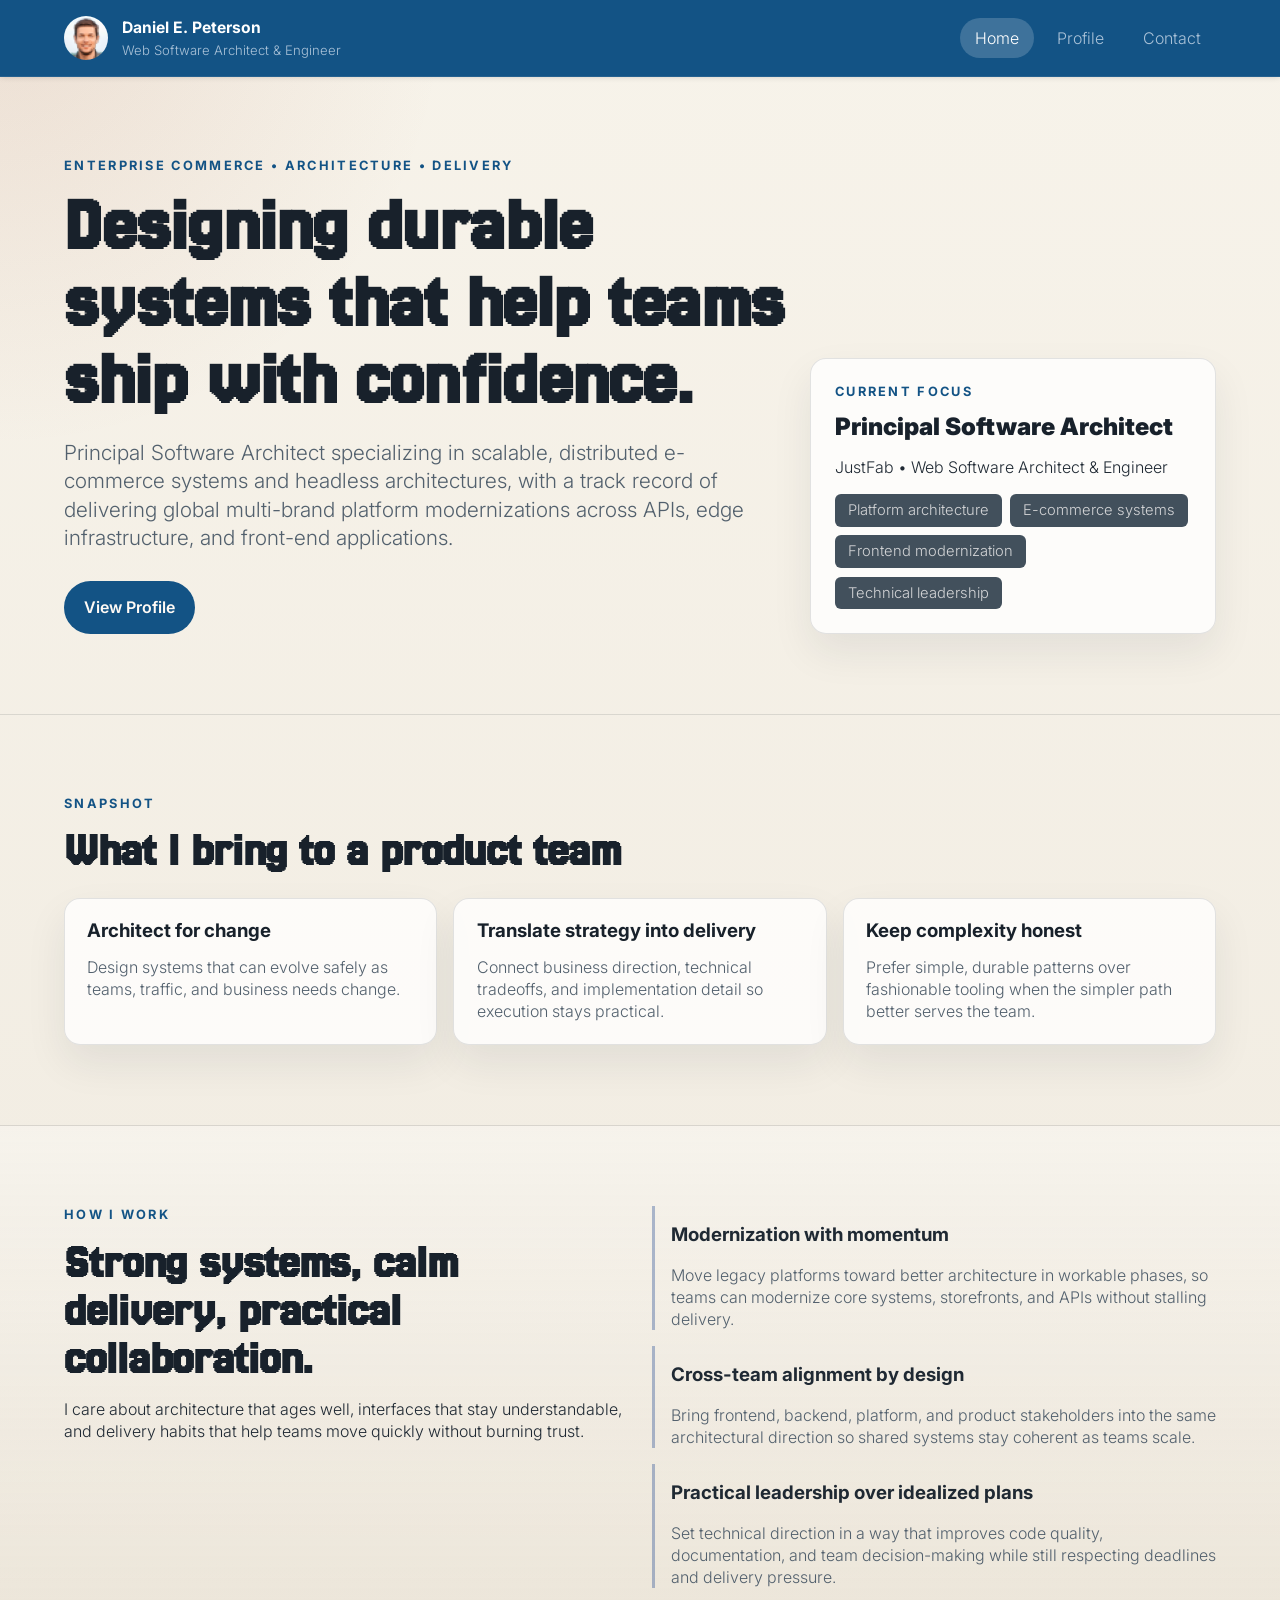
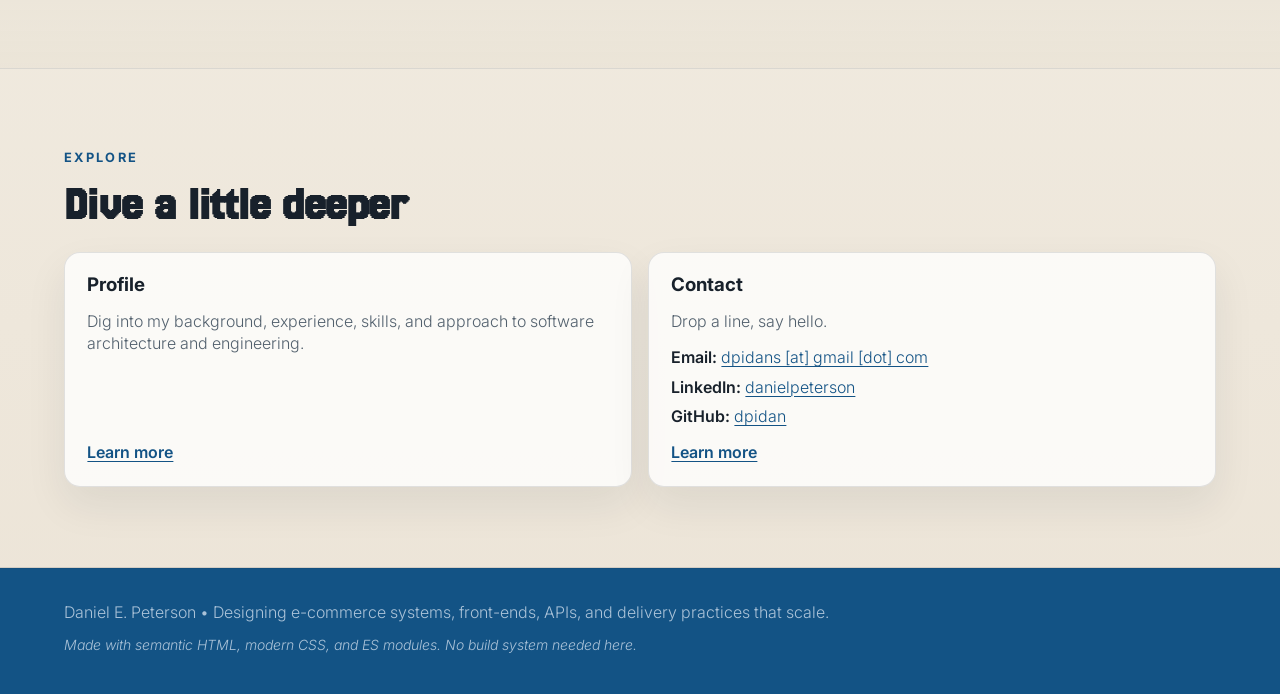
<file: index.html>
<!doctype html>
<html lang="en">
  <head>
    <meta charset="utf-8" />
    <meta
      name="description"
      content="Daniel E. Peterson builds resilient e-commerce platforms, leads web architecture, and ships modern product experiences."
    />
    <meta name="viewport" content="width=device-width, initial-scale=1" />
    <title>Daniel E. Peterson | Web Software Architect & Engineer</title>
    <link rel="preconnect" href="https://fonts.googleapis.com" />
    <link rel="preconnect" href="https://fonts.gstatic.com" crossorigin />
    <link
      href="https://fonts.googleapis.com/css2?family=Inter:ital,opsz,wght@0,14..32,200..500;1,14..32,200..900&family=Jersey+25&display=swap"
      rel="stylesheet"
    />
    <link rel="stylesheet" href="css/style.css?ts=1767055940000" />
    <script type="module" src="js/main.js?ts=1767055940000"></script>
  </head>
  <body data-page="home">
    <div class="site-shell">
      <header class="site-header">
        <div class="container">
          <a
            class="brand"
            href="index.html"
            aria-label="Daniel E. Peterson home"
          >
            <span class="brand-mark"
              ><span class="brand-initials">DP</span></span
            >
            <span class="brand-copy">
              <strong>Daniel E. Peterson</strong>
              <span>Web Software Architect &amp; Engineer</span>
            </span>
          </a>
          <button
            class="nav-toggle"
            type="button"
            aria-expanded="false"
            aria-controls="site-nav"
          >
            Menu
          </button>
          <nav class="site-nav" id="site-nav" aria-label="Primary"></nav>
        </div>
      </header>

      <main>
        <section class="hero">
          <div class="container hero-grid">
            <div class="hero-copy">
              <p class="eyebrow">
                Enterprise Commerce • Architecture • Delivery
              </p>
              <h1>
                Designing durable systems that help teams ship with confidence.
              </h1>
              <p class="lede" id="hero-summary"></p>
              <div class="hero-actions" id="hero-actions"></div>
            </div>
            <aside class="hero-panel">
              <p class="panel-label">Current Focus</p>
              <h2 id="current-role"></h2>
              <p id="current-company"></p>
              <ul class="inline-list" id="focus-areas"></ul>
            </aside>
          </div>
        </section>

        <section class="section">
          <div class="container">
            <div class="section-heading">
              <p class="eyebrow">Snapshot</p>
              <h2>What I bring to a product team</h2>
            </div>
            <div class="card-grid" id="highlights-grid"></div>
          </div>
        </section>

        <section class="section section-alt">
          <div class="container split-grid">
            <div>
              <p class="eyebrow">How I Work</p>
              <h2>Strong systems, calm delivery, practical collaboration.</h2>
              <p>
                I care about architecture that ages well, interfaces that stay
                understandable, and delivery habits that help teams move quickly
                without burning trust.
              </p>
            </div>
            <div class="stack-list" id="principles-list"></div>
          </div>
        </section>

        <section class="section">
          <div class="container">
            <div class="section-heading">
              <p class="eyebrow">Explore</p>
              <h2>Dive a little deeper</h2>
            </div>
            <div class="card-grid card-grid-compact" id="page-links"></div>
          </div>
        </section>
      </main>

      <footer class="site-footer">
        <div class="container footer-content">
          <p>
            <span id="footer-name"></span>
            <span id="footer-tagline"></span>
          </p>
          <p class="footer-meta">
            Made with semantic HTML, modern CSS, and ES modules. No build system
            needed here.
          </p>
        </div>
      </footer>
    </div>
  </body>
</html>
</file>
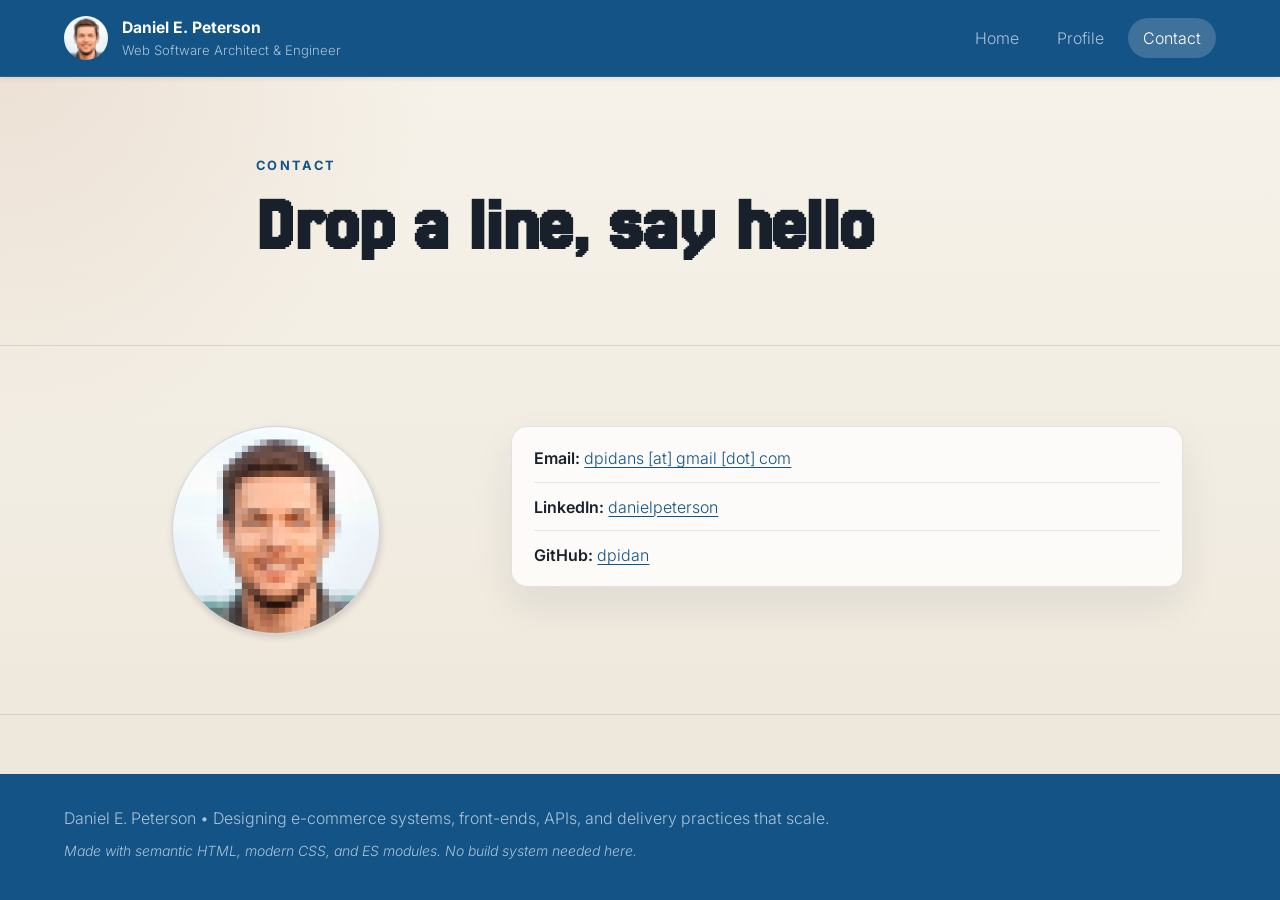
<file: contact.html>
<!doctype html>
<html lang="en">
  <head>
    <meta charset="utf-8" />
    <meta
      name="description"
      content="Contact information for Daniel E. Peterson."
    />
    <meta name="viewport" content="width=device-width, initial-scale=1" />
    <title>Contact | Daniel E. Peterson</title>
    <link rel="preconnect" href="https://fonts.googleapis.com" />
    <link rel="preconnect" href="https://fonts.gstatic.com" crossorigin />
    <link
      href="https://fonts.googleapis.com/css2?family=Inter:ital,opsz,wght@0,14..32,200..500;1,14..32,200..900&family=Jersey+25&display=swap"
      rel="stylesheet"
    />
    <link rel="stylesheet" href="css/style.css?ts=1767055940000" />
    <script type="module" src="js/main.js?ts=1767055940000"></script>
  </head>
  <body data-page="contact">
    <div class="site-shell">
      <header class="site-header">
        <div class="container">
          <a
            class="brand"
            href="index.html"
            aria-label="Daniel E. Peterson home"
          >
            <span class="brand-mark"
              ><span class="brand-initials">DP</span></span
            >
            <span class="brand-copy">
              <strong>Daniel E. Peterson</strong>
              <span>Web Software Architect &amp; Engineer</span>
            </span>
          </a>
          <button
            class="nav-toggle"
            type="button"
            aria-expanded="false"
            aria-controls="site-nav"
          >
            Menu
          </button>
          <nav class="site-nav" id="site-nav" aria-label="Primary"></nav>
        </div>
      </header>

      <main>
        <section class="page-hero">
          <div class="container narrow">
            <p class="eyebrow">Contact</p>
            <h1>Drop a line, say hello</h1>
          </div>
        </section>

        <section class="section">
          <div class="container split-grid contact-layout">
            <div class="contact-photo-col">
              <div class="contact-photo"></div>
            </div>
            <div class="contact-list-wrap" id="contact-grid"></div>
            <!-- <aside class="callout">
              <p class="eyebrow">Am I a Good Fit?</p>
              <p>
                Reach out if you need help with large-scale front-ends, platform
                direction, modern commerce systems, or translating product goals
                into pragmatic technical plans.
              </p>
            </aside> -->
          </div>
        </section>
      </main>

      <footer class="site-footer">
        <div class="container footer-content">
          <p>
            <span id="footer-name"></span>
            <span id="footer-tagline"></span>
          </p>
          <p class="footer-meta">
            Made with semantic HTML, modern CSS, and ES modules. No build system
            needed here.
          </p>
        </div>
      </footer>
    </div>
  </body>
</html>
</file>
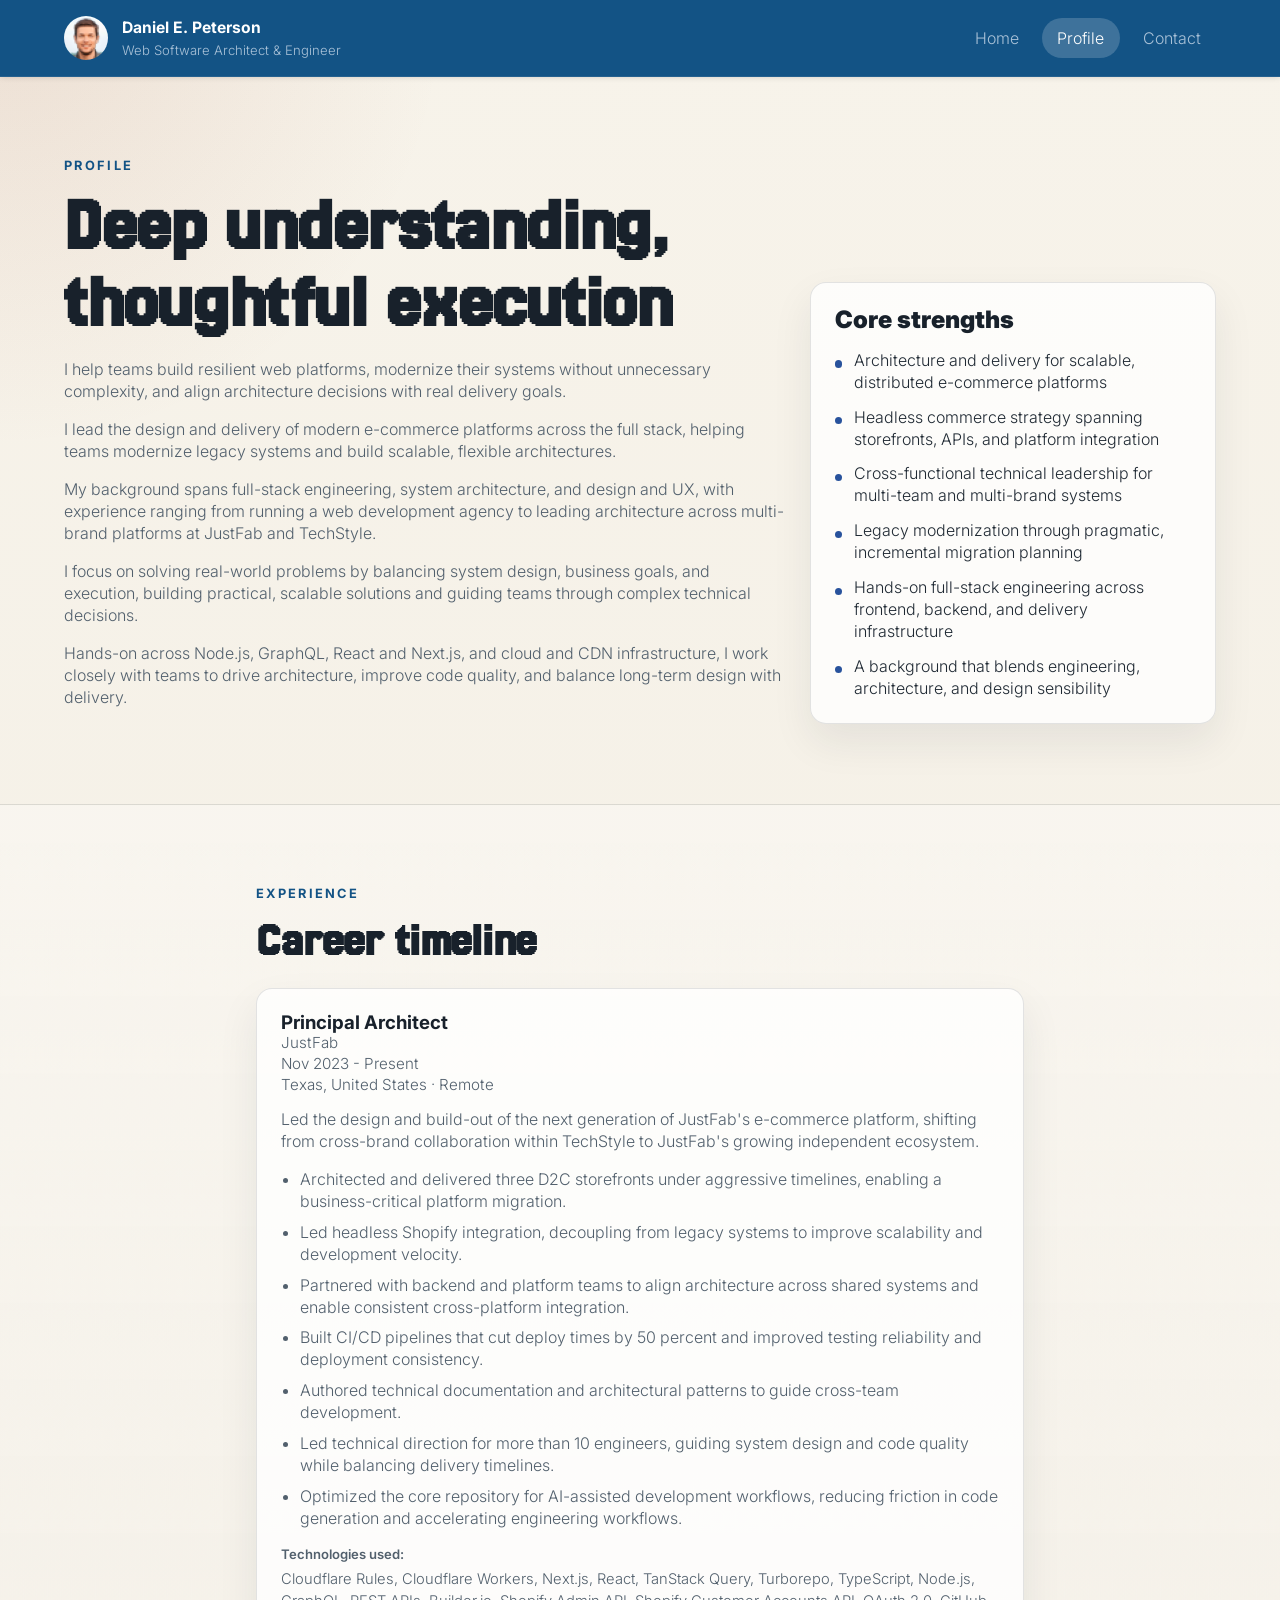
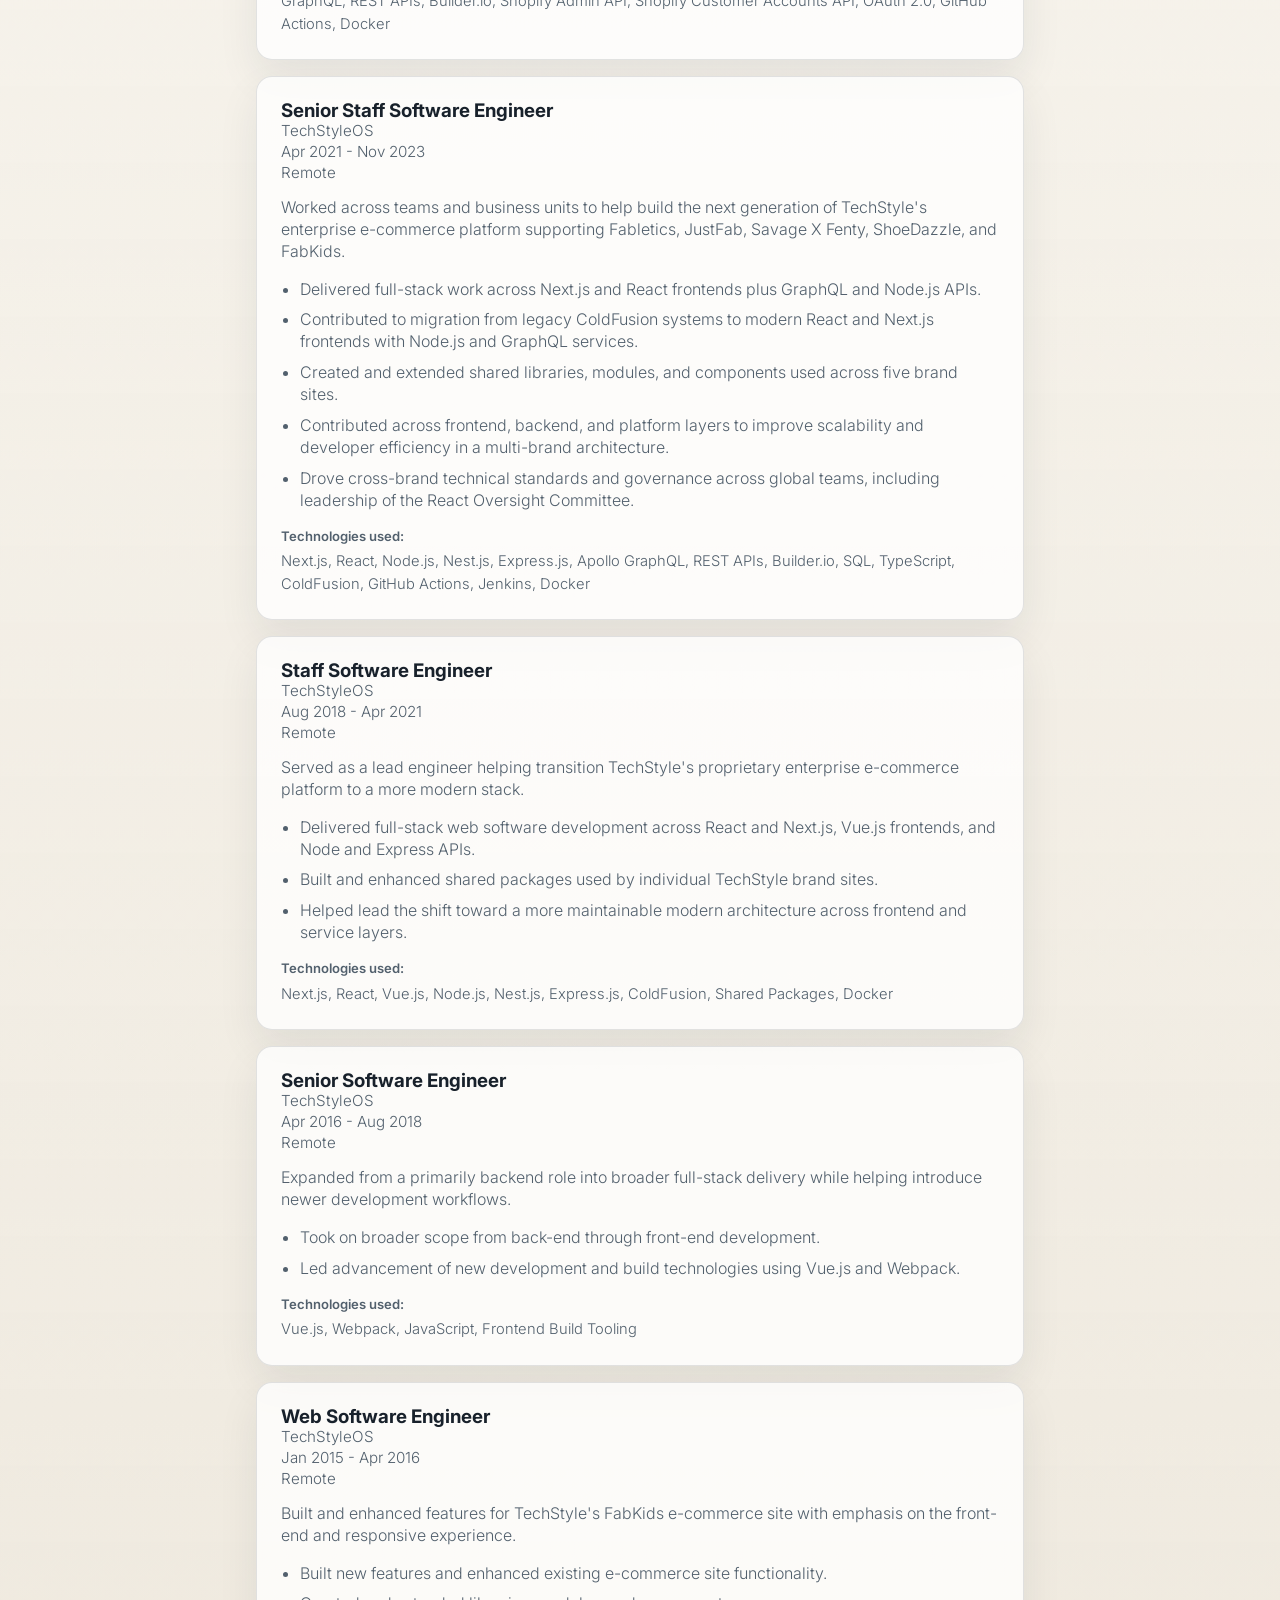
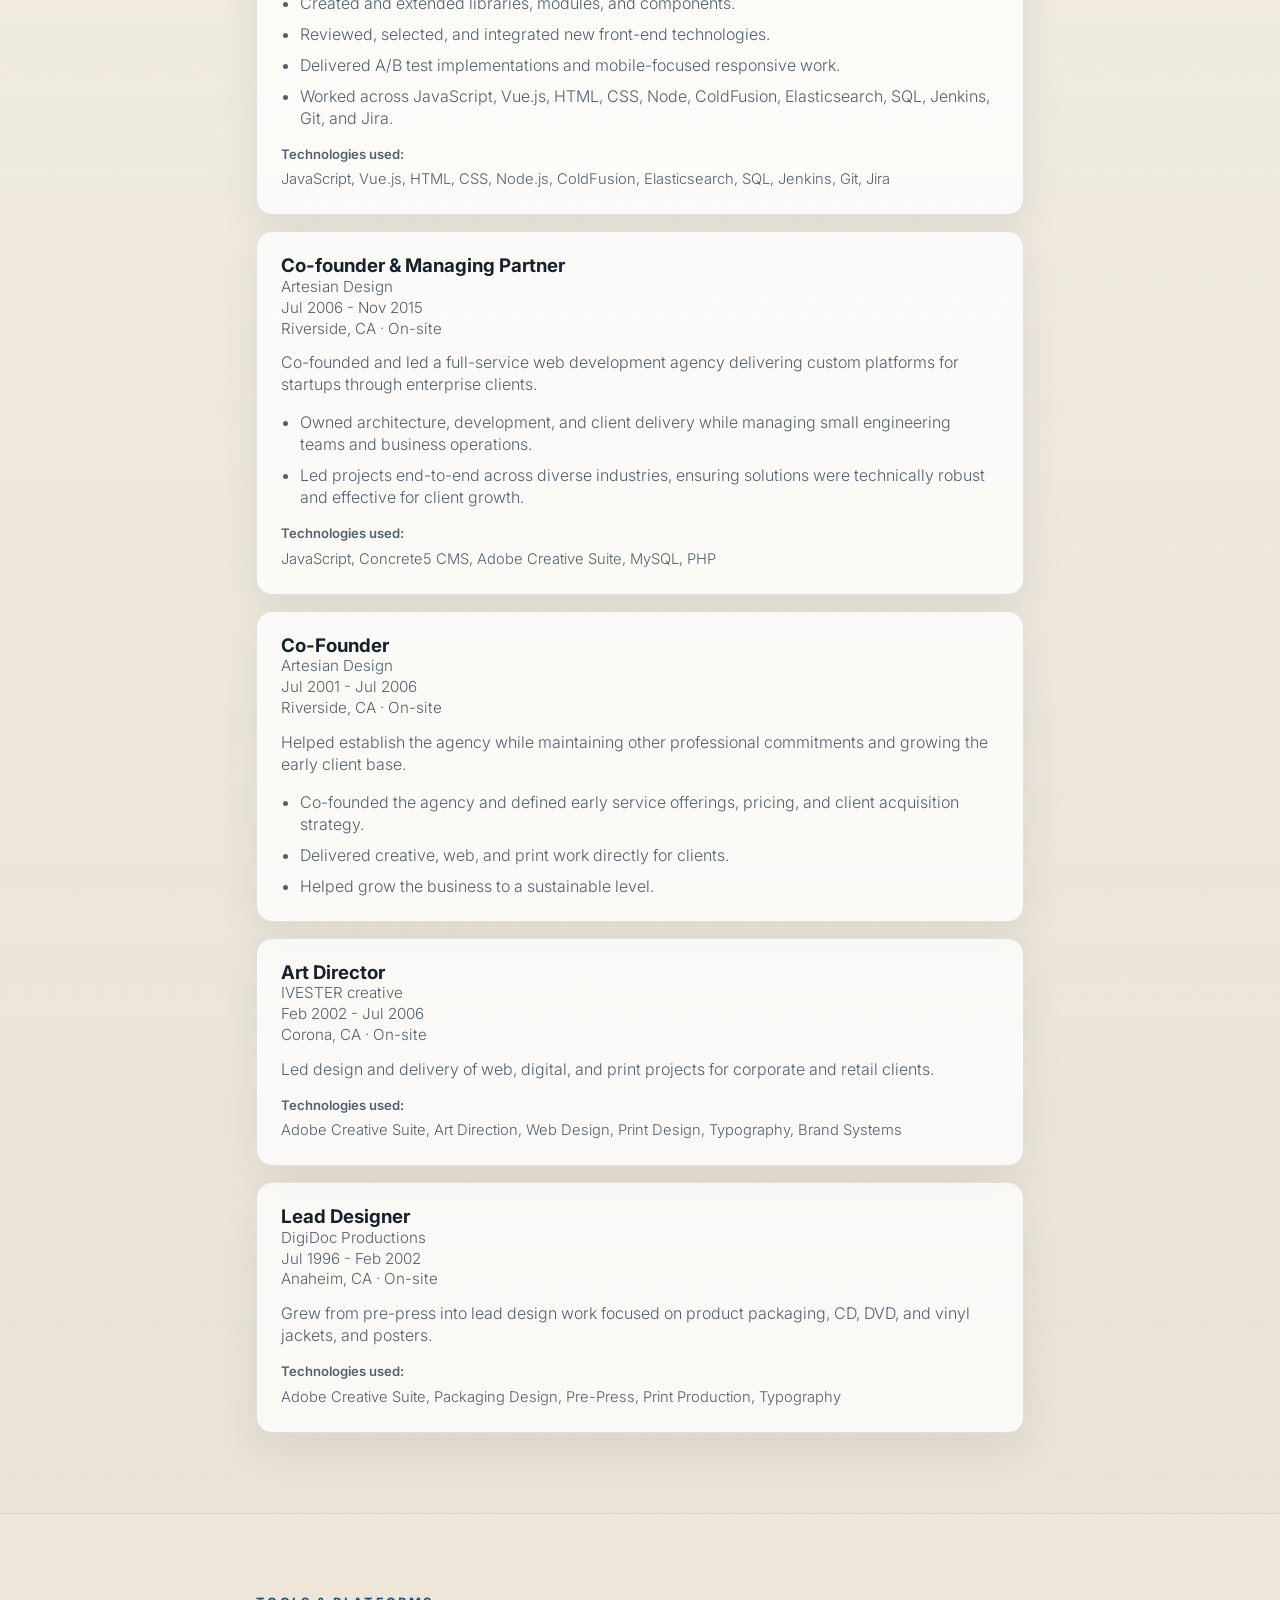
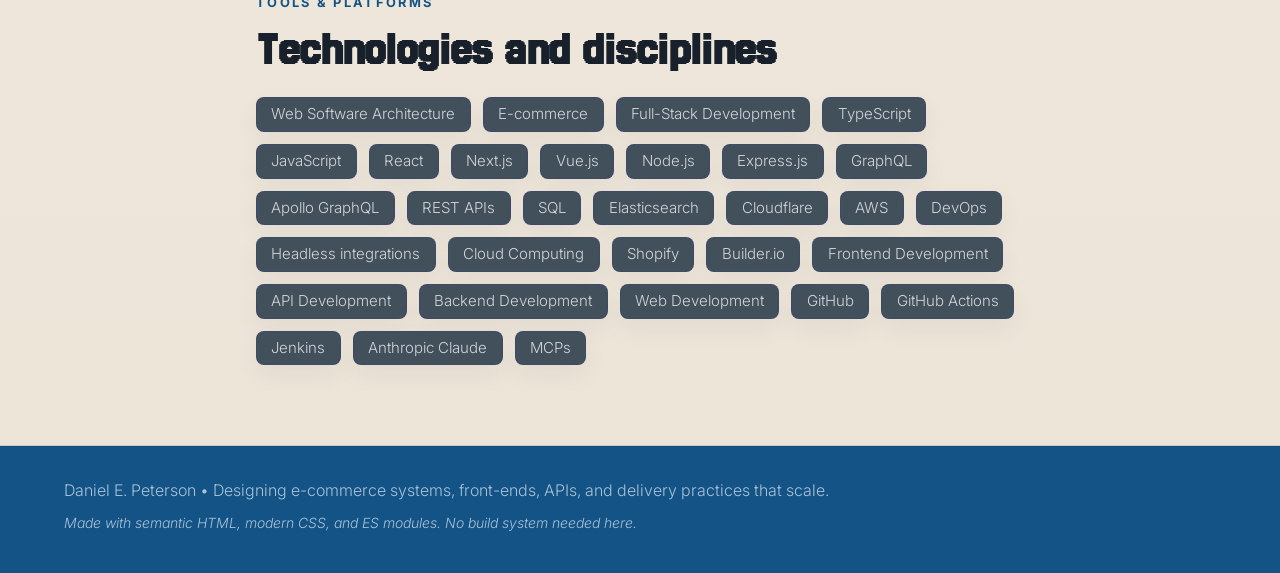
<file: profile.html>
<!doctype html>
<html lang="en">
  <head>
    <meta charset="utf-8" />
    <meta
      name="description"
      content="Detailed work history and profile for Daniel E. Peterson."
    />
    <meta name="viewport" content="width=device-width, initial-scale=1" />
    <title>Profile | Daniel E. Peterson</title>
    <link rel="preconnect" href="https://fonts.googleapis.com" />
    <link rel="preconnect" href="https://fonts.gstatic.com" crossorigin />
    <link
      href="https://fonts.googleapis.com/css2?family=Inter:ital,opsz,wght@0,14..32,200..500;1,14..32,200..900&family=Jersey+25&display=swap"
      rel="stylesheet"
    />
    <link rel="stylesheet" href="css/style.css?ts=1767055940000" />
    <script type="module" src="js/main.js?ts=1767055940000"></script>
  </head>
  <body data-page="profile">
    <div class="site-shell">
      <header class="site-header">
        <div class="container">
          <a
            class="brand"
            href="index.html"
            aria-label="Daniel E. Peterson home"
          >
            <span class="brand-mark"
              ><span class="brand-initials">DP</span></span
            >
            <span class="brand-copy">
              <strong>Daniel E. Peterson</strong>
              <span>Web Software Architect &amp; Engineer</span>
            </span>
          </a>
          <button
            class="nav-toggle"
            type="button"
            aria-expanded="false"
            aria-controls="site-nav"
          >
            Menu
          </button>
          <nav class="site-nav" id="site-nav" aria-label="Primary"></nav>
        </div>
      </header>

      <main>
        <section class="hero">
          <div class="container hero-grid">
            <div class="hero-copy">
              <p class="eyebrow">Profile</p>
              <h1>Deep understanding, thoughtful execution</h1>
              <p class="prose-stack" id="about-copy"></p>
            </div>
            <aside class="hero-panel">
              <h2>Core strengths</h2>
              <ul class="detail-list" id="skills-list"></ul>
            </aside>
          </div>
        </section>

        <section class="section section-alt">
          <div class="container narrow">
            <div class="section-heading">
              <p class="eyebrow">Experience</p>
              <h2>Career timeline</h2>
            </div>
            <div class="timeline" id="timeline"></div>
          </div>
        </section>

        <section class="section">
          <div class="container narrow">
            <div class="section-heading">
              <p class="eyebrow">Tools &amp; Platforms</p>
              <h2>Technologies and disciplines</h2>
            </div>
            <div class="skill-cloud" id="skill-cloud"></div>
          </div>
        </section>
      </main>

      <footer class="site-footer">
        <div class="container footer-content">
          <p>
            <span id="footer-name"></span>
            <span id="footer-tagline"></span>
          </p>
          <p class="footer-meta">
            Made with semantic HTML, modern CSS, and ES modules. No build system
            needed here.
          </p>
        </div>
      </footer>
    </div>
  </body>
</html>
</file>
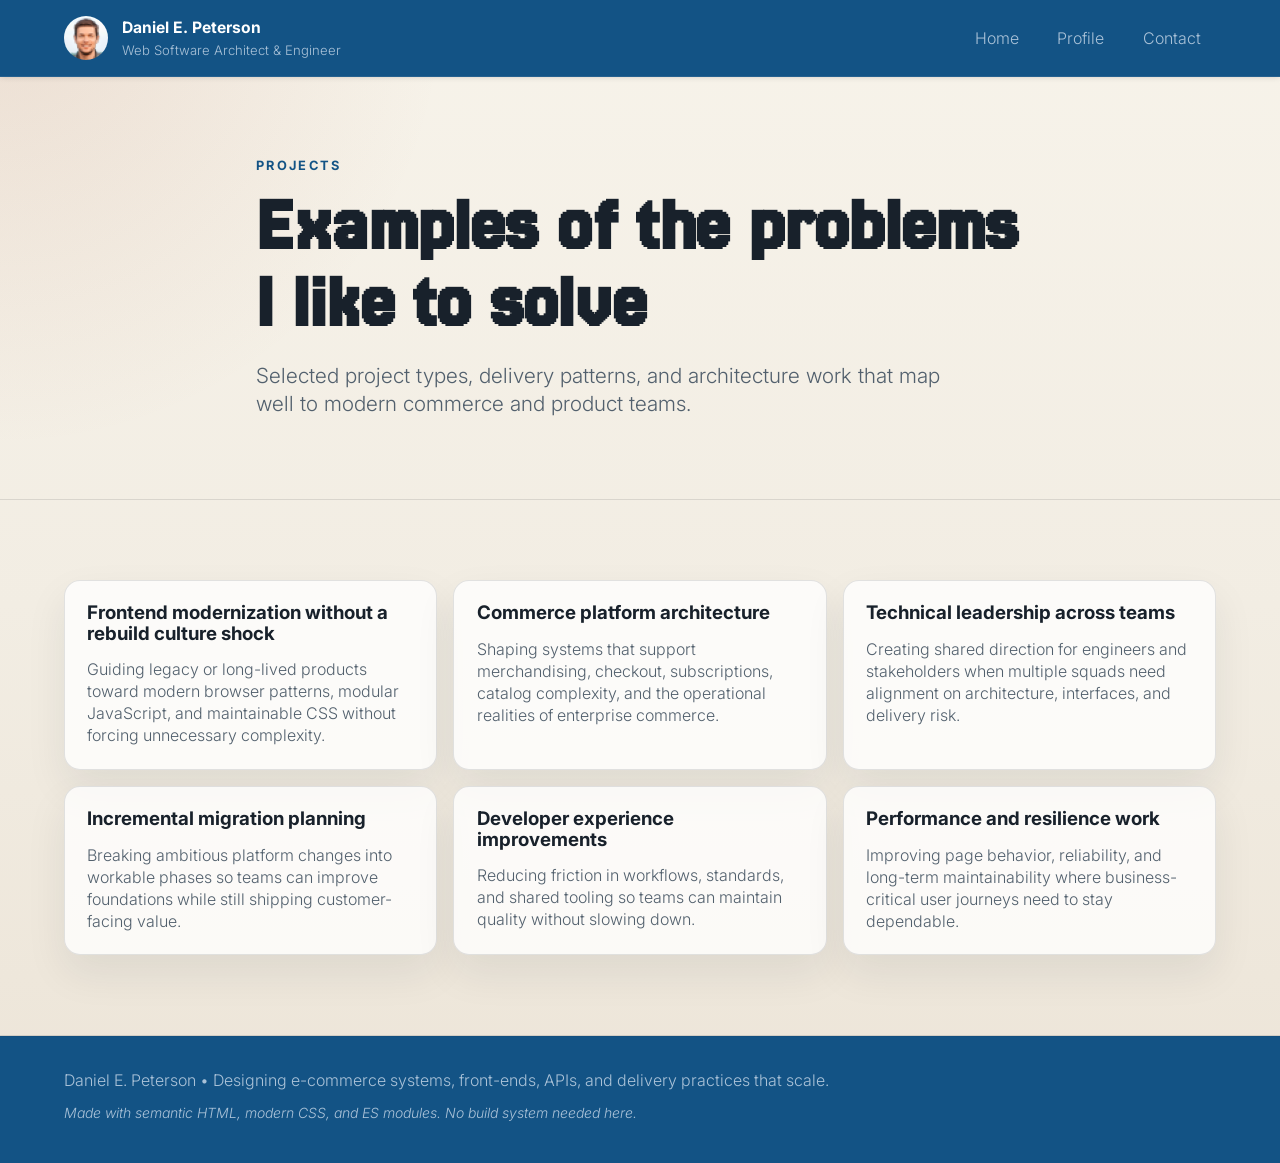
<file: projects.html>
<!doctype html>
<html lang="en">
  <head>
    <meta charset="utf-8" />
    <meta
      name="description"
      content="Project examples and capability areas for Daniel E. Peterson."
    />
    <meta name="viewport" content="width=device-width, initial-scale=1" />
    <title>Projects | Daniel E. Peterson</title>
    <link rel="preconnect" href="https://fonts.googleapis.com" />
    <link rel="preconnect" href="https://fonts.gstatic.com" crossorigin />
    <link
      href="https://fonts.googleapis.com/css2?family=Inter:ital,opsz,wght@0,14..32,200..500;1,14..32,200..900&family=Jersey+25&display=swap"
      rel="stylesheet"
    />
    <link rel="stylesheet" href="css/style.css?ts=1767055940000" />
    <script type="module" src="js/main.js?ts=1767055940000"></script>
  </head>
  <body data-page="projects">
    <div class="site-shell">
      <header class="site-header">
        <div class="container">
          <a
            class="brand"
            href="index.html"
            aria-label="Daniel E. Peterson home"
          >
            <span class="brand-mark"
              ><span class="brand-initials">DP</span></span
            >
            <span class="brand-copy">
              <strong>Daniel E. Peterson</strong>
              <span>Web Software Architect &amp; Engineer</span>
            </span>
          </a>
          <button
            class="nav-toggle"
            type="button"
            aria-expanded="false"
            aria-controls="site-nav"
          >
            Menu
          </button>
          <nav class="site-nav" id="site-nav" aria-label="Primary"></nav>
        </div>
      </header>

      <main>
        <section class="page-hero">
          <div class="container narrow">
            <p class="eyebrow">Projects</p>
            <h1>Examples of the problems I like to solve</h1>
            <p class="lede">
              Selected project types, delivery patterns, and architecture work
              that map well to modern commerce and product teams.
            </p>
          </div>
        </section>

        <section class="section">
          <div class="container">
            <div class="card-grid" id="projects-grid"></div>
          </div>
        </section>
      </main>

      <footer class="site-footer">
        <div class="container footer-content">
          <p>
            <span id="footer-name"></span>
            <span id="footer-tagline"></span>
          </p>
          <p class="footer-meta">
            Made with semantic HTML, modern CSS, and ES modules. No build system
            needed here.
          </p>
        </div>
      </footer>
    </div>
  </body>
</html>
</file>
<file: css/style.css>
:root {
  --bg: #f5f2ea;
  --surface: rgba(255, 255, 255, 0.78);
  --surface-strong: #fffdf8;
  --surface-alt: #e7e0d2;
  --text: #1f2933;
  --text-soft: #52606d;
  --text-reversed: #aac2d8;
  --heading: #18212b;
  --border: rgba(24, 33, 43, 0.12);
  --accent: #28529c;
  --accent-strong: #135385;
  --charcoal: #42505c;
  --charcoal-reversed: #d3d4d6;
  --shadow: 0 18px 40px rgba(31, 41, 51, 0.08);
  --radius: 1rem;
  --radius-sm: 0.75rem;
  --container: min(72rem, calc(100vw - 2rem));
}

*,
*::before,
*::after {
  box-sizing: border-box;
}

html {
  color-scheme: light;
}

body {
  margin: 0;
  min-height: 100vh;
  background:
    radial-gradient(
      circle at top left,
      rgba(160, 78, 44, 0.12),
      transparent 28rem
    ),
    linear-gradient(180deg, #f7f3ea 0%, #f2ede3 52%, #ece4d7 100%);
  color: var(--text);
  font:
    300 1rem/1.375 "Inter",
    "Avenir Next",
    "Geneva",
    "Segoe UI",
    sans-serif;
}

img {
  display: block;
  max-width: 100%;
}

a {
  color: var(--accent-strong);
  text-decoration-thickness: 0.08em;
  text-underline-offset: 0.18em;
}

a:hover,
a:focus-visible {
  color: var(--accent);
}

button,
a {
  transition:
    color 180ms ease,
    background-color 180ms ease,
    border-color 180ms ease,
    transform 180ms ease;
}

h1,
h2 {
  font-weight: 900;
  line-height: 1.0875;
}

h3 {
  font-weight: 700;
  line-height: 1.0875;
}

:focus-visible {
  outline: 3px solid rgba(44, 88, 160, 0.3);
  outline-offset: 3px;
}

.site-shell {
  display: flex;
  min-height: 100vh;
  flex-direction: column;
}

.container {
  width: var(--container);
  margin: 0 auto;
}

.narrow {
  max-width: 48rem;
}

.site-header {
  position: sticky;
  top: 0;
  z-index: 10;
  /* backdrop-filter: blur(16px); */
  background: var(--accent-strong);
  border-bottom: 1px solid rgba(255, 255, 255, 0.08);
  box-shadow: 0 -1px 7px 0 rgba(20, 0, 0, 0.2);
}

.site-header .container {
  display: flex;
  align-items: center;
  justify-content: space-between;
  gap: 1rem;
  padding: 1rem 0;
}

.brand {
  display: inline-flex;
  align-items: center;
  gap: 0.875rem;
  color: inherit;
  text-decoration: none;
}

.brand-mark {
  display: inline-grid;
  width: 2.75rem;
  height: 2.75rem;
  place-items: center;
  border-radius: 999px;
  background: url(../images/daniels-face-pixellated.png);
  background-size: cover;
  color: #fff8f2;
  letter-spacing: 0.08em;
}
.brand-mark .brand-initials {
  visibility: hidden;
}

.brand-copy {
  display: grid;
  gap: 0.1rem;
}

.brand-copy strong {
  font-size: 0.98rem;
  color: #fff;
}

.brand-copy span {
  color: var(--text-reversed);
  font-size: 0.82rem;
}

.nav-toggle {
  display: none;
  border: 1px solid rgba(255, 255, 255, 0.2);
  border-radius: 999px;
  background: rgba(255, 255, 255, 0.12);
  color: #fff;
  padding: 0.65rem 1rem;
  font: inherit;
}

.site-nav {
  display: flex;
  align-items: center;
  gap: 0.5rem;
}

.site-nav a {
  display: inline-flex;
  align-items: center;
  border-radius: 999px;
  color: var(--text-reversed);
  padding: 0.55rem 0.95rem;
  text-decoration: none;
}

.site-nav a:hover,
.site-nav a:focus-visible {
  background: rgba(255, 255, 255, 0.12);
  color: #fff;
}

.site-nav a.is-active {
  background: rgba(255, 255, 255, 0.18);
  color: #fff;
}

main {
  flex: 1;
}

.hero,
.page-hero,
.section {
  padding: clamp(3rem, 8vw, 5rem) 0;
  border-bottom: 1px solid var(--border);
}

.hero-grid,
.split-grid,
.two-column {
  display: grid;
  gap: 1.5rem;
}

.hero-grid {
  grid-template-columns: minmax(0, 1.6fr) minmax(18rem, 0.9fr);
  align-items: end;
}

.hero-copy h1,
.page-hero h1,
.section-heading h2,
.split-grid h2,
.two-column h2 {
  color: var(--heading);
  font-family: "Jersey 25", "Georgia", "Times New Roman", serif;
  line-height: 1;
}

.hero-copy h1,
.page-hero h1 {
  margin: 0;
  font-size: clamp(2.6rem, 6vw, 5.25rem);
}

.lede {
  margin: 1.25rem 0 0;
  max-width: 44rem;
  color: var(--text-soft);
  font-size: clamp(1.05rem, 2vw, 1.3rem);
}

.eyebrow,
.panel-label {
  margin: 0 0 0.85rem;
  color: var(--accent-strong);
  font-size: 0.8rem;
  font-weight: 700;
  letter-spacing: 0.18em;
  text-transform: uppercase;
}

.hero-actions {
  display: flex;
  flex-wrap: wrap;
  gap: 0.75rem;
  margin-top: 1.75rem;
}

.button-link {
  display: inline-flex;
  align-items: center;
  justify-content: center;
  border: 1px solid transparent;
  border-radius: 999px;
  padding: 0.9rem 1.2rem;
  font-weight: 600;
  text-decoration: none;
}

.button-link-primary {
  background: var(--accent-strong);
  color: #fffaf5;
}

.button-link-primary:hover,
.button-link-primary:focus-visible {
  background: #0f161f;
  color: #fffaf5;
  transform: translateY(-1px);
}

.button-link-secondary {
  border-color: var(--border);
  background: rgba(255, 255, 255, 0.65);
  color: var(--heading);
}

.button-link-secondary:hover,
.button-link-secondary:focus-visible {
  border-color: rgba(44, 67, 160, 0.25);
  background: rgba(44, 71, 160, 0.08);
  color: var(--heading);
}

.hero-panel,
.card,
.callout,
.timeline-item {
  border: 1px solid var(--border);
  border-radius: var(--radius);
  background: var(--surface);
  box-shadow: var(--shadow);
}

.hero-panel,
.callout,
.timeline-item {
  padding: 1.5rem;
}

.hero-panel h2,
.card h3,
.timeline-item h3 {
  margin: 0;
  color: var(--heading);
}

.hero-panel p:last-child,
.timeline-item p:last-child,
.callout p:last-child {
  margin-bottom: 0;
}

.inline-list,
.detail-list {
  margin: 1rem 0 0;
  padding: 0;
  list-style: none;
}

.inline-list {
  display: flex;
  flex-wrap: wrap;
  gap: 0.55rem;
}

.inline-list li {
  border-radius: 6px;
  background: var(--charcoal);
  color: var(--charcoal-reversed);
  padding: 0.375rem 0.8rem;
  font-size: 0.92rem;
}

.section-alt {
  background: linear-gradient(
    180deg,
    rgba(255, 255, 255, 0.3),
    rgba(231, 224, 210, 0.5)
  );
}

.section-heading {
  margin-bottom: 1.5rem;
}

.section-heading h2,
.split-grid h2,
.two-column h2 {
  margin: 0 0 0.75rem;
  font-size: clamp(2rem, 4vw, 3rem);
}

.card-grid {
  display: grid;
  grid-template-columns: repeat(3, minmax(0, 1fr));
  gap: 1rem;
}

.card-grid-compact {
  grid-template-columns: repeat(auto-fit, minmax(15rem, 1fr));
}

.card {
  display: flex;
  flex-direction: column;
  gap: 0.9rem;
  padding: 1.4rem;
}

.card p,
.timeline-item p,
.callout p,
.stack-list p {
  margin: 0;
  color: var(--text-soft);
}

.prose-stack {
  display: grid;
  gap: 1rem;
}

.prose-stack p {
  margin: 0;
  color: var(--text-soft);
}

.card-link {
  margin-top: auto;
  font-weight: 600;
}

.split-grid.contact-layout {
  grid-template-columns: minmax(11rem, 0.75fr) minmax(0, 1.25fr);
  align-items: start;
}

.contact-photo-col {
  width: 100%;
  max-width: 13rem;
  justify-self: center;
  aspect-ratio: 1 / 1;
}

.contact-photo {
  width: 100%;
  aspect-ratio: 1 / 1;
  border-radius: 999px;
  background: url(../images/daniels-face-pixellated.png);
  background-size: cover;
  border: 1px solid var(--charcoal-reversed);
  box-shadow: 1px 3px 7px rgba(20, 0, 0, 0.15);
}

.contact-preview {
  margin: 0;
  padding: 0;
  list-style: none;
  display: grid;
  gap: 0.45rem;
}

.contact-preview li {
  color: var(--text-soft);
}

.contact-preview-label {
  font-weight: 600;
  color: var(--heading);
}

.contact-preview-link {
  word-break: break-word;
}

.contact-list-wrap {
  max-width: 42rem;
}

.contact-list {
  margin: 0;
  padding: 1.25rem 1.4rem;
  list-style: none;
  border: 1px solid var(--border);
  border-radius: var(--radius);
  background: var(--surface);
  box-shadow: var(--shadow);
  display: grid;
  gap: 0.8rem;
}

.contact-list-item {
  padding-bottom: 0.8rem;
  border-bottom: 1px solid rgba(24, 33, 43, 0.1);
  color: var(--text-soft);
}

.contact-list-item:last-child {
  padding-bottom: 0;
  border-bottom: 0;
}

.contact-list-label {
  font-weight: 600;
  color: var(--heading);
}

.contact-list-link {
  word-break: break-word;
}

.split-grid,
.two-column {
  grid-template-columns: repeat(2, minmax(0, 1fr));
  align-items: start;
}

.stack-list {
  display: grid;
  gap: 1rem;
}

.stack-item {
  border-left: 3px solid rgb(30 71 143 / 35%);
  padding-left: 1rem;
}

.detail-list {
  display: grid;
  gap: 0.8rem;
}

.detail-list li {
  position: relative;
  padding-left: 1.2rem;
}

.detail-list li::before {
  content: "";
  position: absolute;
  left: 0;
  top: 0.72em;
  width: 0.45rem;
  height: 0.45rem;
  border-radius: 999px;
  background: var(--accent);
}

.timeline {
  display: grid;
  gap: 1rem;
}

.timeline-item header {
  display: flex;
  align-items: start;
  justify-content: space-between;
  gap: 1rem;
  margin-bottom: 0.75rem;
}

.timeline-item .meta {
  color: var(--text-soft);
  font-size: 0.95rem;
}

.timeline-company,
.timeline-location {
  color: var(--text-soft);
  font-size: 0.95rem;
}

.timeline-summary {
  margin-top: 0.4rem;
}

.timeline-points {
  margin: 1rem 0 0;
  padding-left: 1.2rem;
  color: var(--text-soft);
}

.timeline-points li + li {
  margin-top: 0.55rem;
}

.timeline-technologies {
  margin-top: 1rem;
}

.timeline-technologies-label {
  margin: 0 0 0.35rem;
  color: var(--text-soft);
  font-size: 0.82rem;
  font-weight: 600;
}

.timeline-technologies-list {
  margin: 0;
  padding: 0;
  list-style: none;
  color: var(--text-soft);
  font-size: 0.92rem;
  line-height: 1.5;
}

.timeline-technologies-list li {
  display: inline;
}

.timeline-technologies-list li:hover {
  background: var(--charcoal-reversed);
  border-radius: 3px;
}

.timeline-technologies-list li::after {
  content: ", ";
}

.timeline-technologies-list li:last-child::after {
  content: "";
}

.skill-cloud {
  display: flex;
  flex-wrap: wrap;
  gap: 0.75rem;
}

.skill-chip {
  display: inline-flex;
  align-items: center;
  border: 1px solid rgba(50, 44, 160, 0.16);
  border-radius: 8px;
  background: var(--charcoal);
  color: var(--charcoal-reversed);
  padding: 0.375rem 0.9rem;
  font-size: 0.94rem;
  box-shadow: 0 10px 24px rgba(31, 41, 51, 0.05);
}

.site-footer {
  padding: 2rem 0 2.5rem;
  border-top: 1px solid rgba(24, 33, 43, 0.08);
  background: var(--accent-strong);
}

.footer-content {
  display: flex;
  flex-wrap: wrap;
  justify-content: space-between;
  gap: 0.75rem;
}

.footer-content p {
  margin: 0;
  color: var(--text-reversed);
}

.footer-meta {
  font-size: 0.875rem;
  font-style: italic;
}

@media (max-width: 900px) {
  .split-grid.contact-layout {
    grid-template-columns: 1fr;
  }

  .hero-grid,
  .split-grid,
  .two-column,
  .card-grid {
    grid-template-columns: 1fr;
  }
}

@media (max-width: 720px) {
  .site-header .container {
    flex-wrap: wrap;
  }

  .nav-toggle {
    display: inline-flex;
  }

  .site-nav {
    display: none;
    width: 100%;
    flex-direction: column;
    align-items: stretch;
    padding-top: 0.5rem;
  }

  .site-nav.is-open {
    display: flex;
  }

  .site-nav a {
    justify-content: center;
  }

  .hero,
  .page-hero,
  .section {
    padding: 3rem 0;
  }

  .footer-content {
    flex-direction: column;
  }

  .timeline-item header {
    flex-direction: column;
  }
}
</file>
